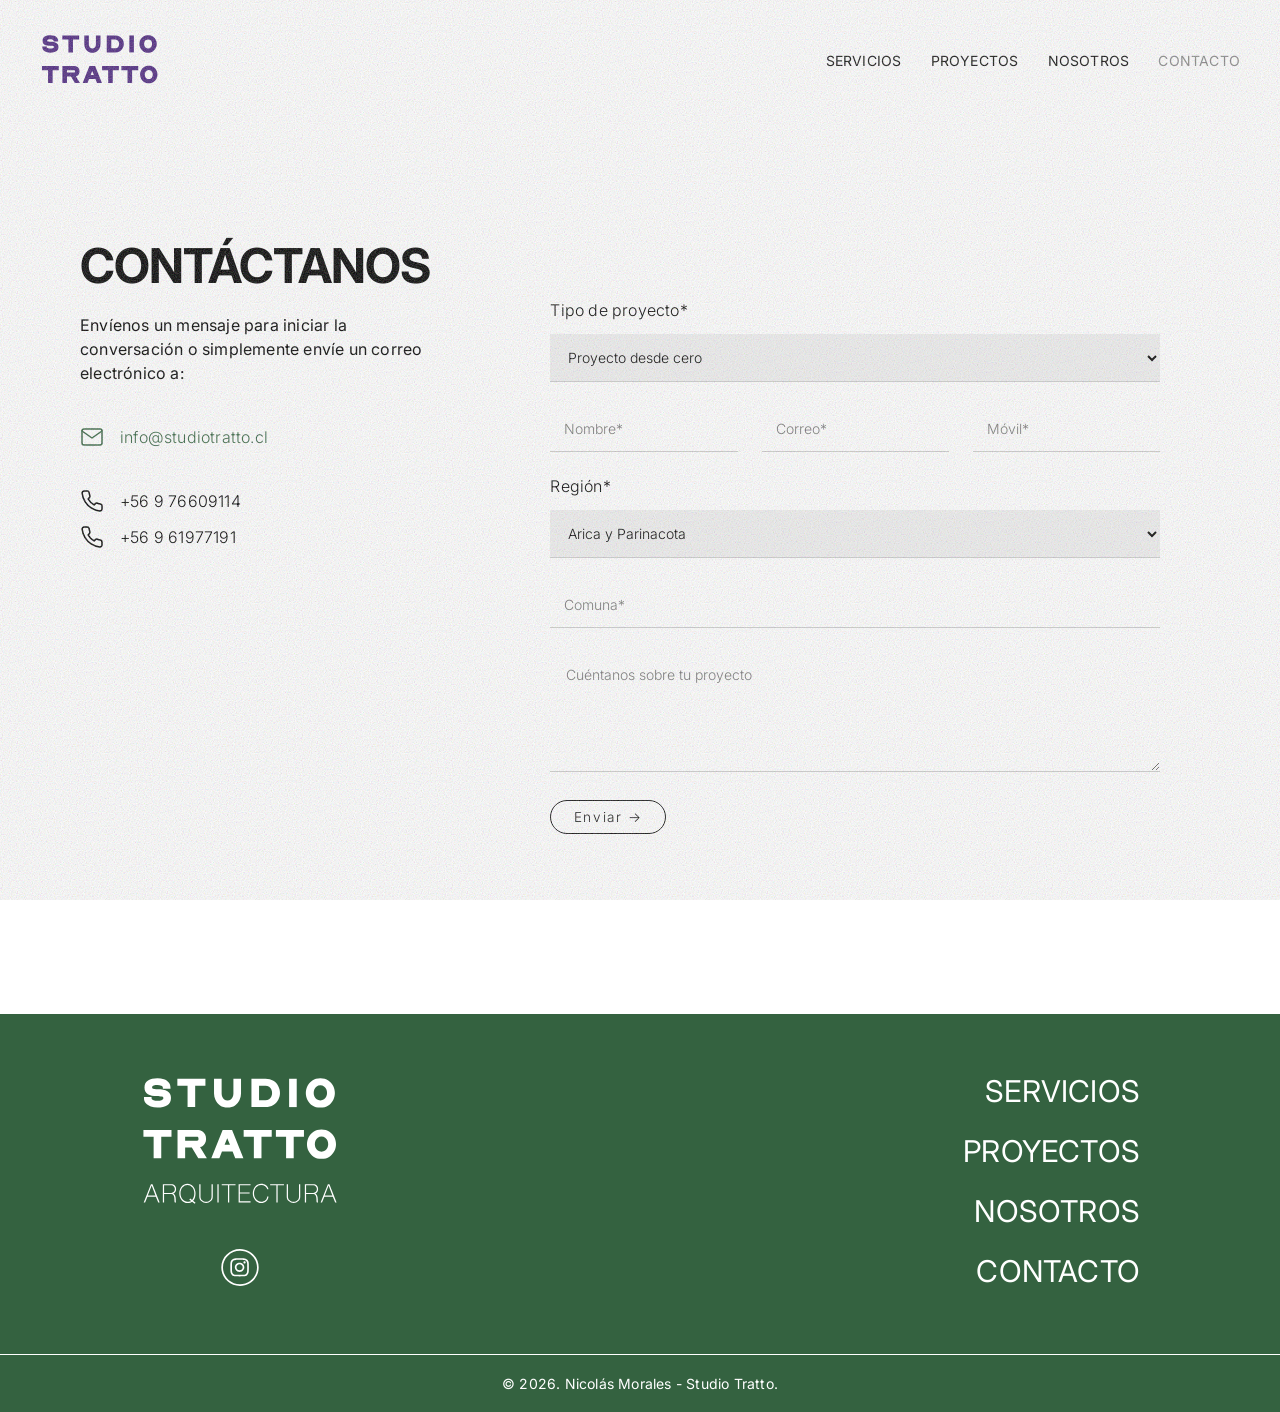
<file: contacto.html>
<!DOCTYPE html>
<html lang="es">

<head>
  <meta charset="UTF-8">
  <title>Studio Tratto — Arquitectura y Construcción</title>
  <meta name="viewport" content="width=device-width, initial-scale=1.0">
  <link rel="shortcut icon" href="images/favicon.png" type="image/x-icon" />
  <meta name="description" content="Contacta a Studio Tratto para cotizar tu proyecto de arquitectura y construcción.">
  <link rel="stylesheet" href="style.css">
  <link href="https://fonts.googleapis.com/css2?family=Inter:wght@300;400;500;600;700&display=swap" rel="stylesheet">
</head>

<body class="page-proyectos">


  <!-- HEADER -->
  <header class="header">
    <div class="header-inner">

      <a href="#" class="logo-link js-go-home" aria-label="Ir al inicio">
        <img src="images/logo-tratto-blanco.svg" alt="Studio Tratto" class="logo logo-white">
        <img src="images/logo-tratto-negro.svg" alt="Studio Tratto" class="logo logo-black">
      </a>

      <!-- BOTÓN HAMBURGUESA -->
      <button class="menu-toggle" aria-label="Abrir menú">
        <span></span>
        <span></span>
        <span></span>
      </button>

      <!-- NAV -->
      <nav class="nav">
        <a href="index.html#servicios">Servicios</a>
        <a href="proyectos.html">Proyectos</a>
        <a href="nosotros.html">Nosotros</a>
        <a href="#contacto">Contacto</a>
      </nav>

    </div>
  </header>

  <!-- CONTACTO -->
  <section id="contacto" class="contact-section-landing">

    <div class="contact-container">

      <!-- COLUMNA IZQUIERDA: INFORMACIÓN -->
      <div class="contact-info-col">
        <h1 class="contact-main-title">CONTÁCTANOS</h1>

        <p class="contact-description">
          Envíenos un mensaje para iniciar la conversación o simplemente envíe un correo electrónico a:
        </p>

        <div class="contact-details">
          <div class="contact-item">
            <svg class="contact-icon" xmlns="http://www.w3.org/2000/svg" viewBox="0 0 24 24" fill="none"
              stroke="currentColor" stroke-width="1.5" stroke-linecap="round" stroke-linejoin="round">
              <path d="M4 4h16c1.1 0 2 .9 2 2v12c0 1.1-.9 2-2 2H4c-1.1 0-2-.9-2-2V6c0-1.1.9-2 2-2z"></path>
              <polyline points="22,6 12,13 2,6"></polyline>
            </svg>
            <a href="mailto:info@studiotratto.cl" class="contact-email-link">info@studiotratto.cl</a>
          </div>

          <div class="contact-phones">
            <div class="contact-item">
              <svg class="contact-icon" xmlns="http://www.w3.org/2000/svg" viewBox="0 0 24 24" fill="none"
                stroke="currentColor" stroke-width="1.5" stroke-linecap="round" stroke-linejoin="round">
                <path
                  d="M22 16.92v3a2 2 0 0 1-2.18 2 19.79 19.79 0 0 1-8.63-3.07 19.5 19.5 0 0 1-6-6 19.79 19.79 0 0 1-3.07-8.67A2 2 0 0 1 4.11 2h3a2 2 0 0 1 2 1.72 12.84 12.84 0 0 0 .7 2.81 2 2 0 0 1-.45 2.11L8.09 9.91a16 16 0 0 0 6 6l1.27-1.27a2 2 0 0 1 2.11-.45 12.84 12.84 0 0 0 2.81.7A2 2 0 0 1 22 16.92z">
                </path>
              </svg>
              <a href="tel:+56976609114" class="contact-phone-link">+56 9 76609114</a>
            </div>
            <div class="contact-item">
              <svg class="contact-icon" xmlns="http://www.w3.org/2000/svg" viewBox="0 0 24 24" fill="none"
                stroke="currentColor" stroke-width="1.5" stroke-linecap="round" stroke-linejoin="round">
                <path
                  d="M22 16.92v3a2 2 0 0 1-2.18 2 19.79 19.79 0 0 1-8.63-3.07 19.5 19.5 0 0 1-6-6 19.79 19.79 0 0 1-3.07-8.67A2 2 0 0 1 4.11 2h3a2 2 0 0 1 2 1.72 12.84 12.84 0 0 0 .7 2.81 2 2 0 0 1-.45 2.11L8.09 9.91a16 16 0 0 0 6 6l1.27-1.27a2 2 0 0 1 2.11-.45 12.84 12.84 0 0 0 2.81.7A2 2 0 0 1 22 16.92z">
                </path>
              </svg>
              <a href="tel:+56961977191" class="contact-phone-link">+56 9 61977191</a>
            </div>
          </div>
        </div>
      </div>

      <!-- COLUMNA DERECHA: FORMULARIO -->
      <div class="contact-form-col">

        <div class="contact-form-wrapper open" id="contactForm"> <!-- 'open' para que se vea siempre -->

          <form class="contact-form" action="https://formsubmit.co/info@studiotratto.cl" method="POST">
            <input type="hidden" name="_subject" value="Nuevo contacto desde la web">
            <input type="hidden" name="_template" value="box">

            <div class="form-row">
              <h4>Tipo de proyecto*</h4>
              <select name="tipo_proyecto" required>
                <option>Proyecto desde cero</option>
                <option>Remodelación</option>
                <option>Regularización</option>
                <option>Asesoría técnica</option>
              </select>
            </div>

            <div class="form-grid">
              <input type="text" name="nombre" placeholder="Nombre*" required>
              <input type="email" name="correo" placeholder="Correo*" required>
              <input type="tel" name="movil" placeholder="Móvil*" required>
            </div>

            <div class="form-row">
              <h4>Región*</h4>
              <select name="region" required>
                <option>Arica y Parinacota</option>
                <option>Tarapacá</option>
                <option>Antofagasta</option>
                <option>Atacama</option>
                <option>Coquimbo</option>
                <option>Valparaíso</option>
                <option>Metropolitana</option>
                <option>Libertador General Bernardo O'Higgins</option>
                <option>Maule</option>
                <option>Ñuble</option>
                <option>Biobío</option>
                <option>Los Ríos</option>
                <option>Los Lagos</option>
                <option>Aysén del General Carlos Ibañez del Campo</option>
                <option>Magallanes y Antártica Chilena</option>
              </select>
            </div>

            <div class="form-row">
              <input type="text" name="comuna" placeholder="Comuna*" required>
            </div>

            <div class="form-row">
              <textarea name="mensaje" placeholder="Cuéntanos sobre tu proyecto"></textarea>
            </div>

            <button type="submit">Enviar →</button>

          </form>

        </div>
      </div>

    </div>

  </section>




  <footer class="footer">
    <div class="footer-content">
      <div class="footer-left">
        <img src="images/logo-tratto-footer.svg" class="logofooter">
        <div class="footer-social">
          <a href="https://www.instagram.com/studiotratto_cl/" target="_blank"><img src="images/rrss-08.svg"
              alt="Instagram"></a>
        </div>
      </div>
      <div class="footer-right">
        <ul class="footer-links">
          <li><a href="index.html#servicios">SERVICIOS</a></li>
          <li><a href="proyectos.html">PROYECTOS</a></li>
          <li><a href="nosotros.html">NOSOTROS</a></li>
          <li><a href="contacto.html">CONTACTO</a></li>
        </ul>
      </div>
    </div>
    <div class="footer-credits">
      <p>© 2026. Nicolás Morales - Studio Tratto.</p>
    </div>
  </footer>

  <script src="script.js"></script>
</body>

</html>
</file>
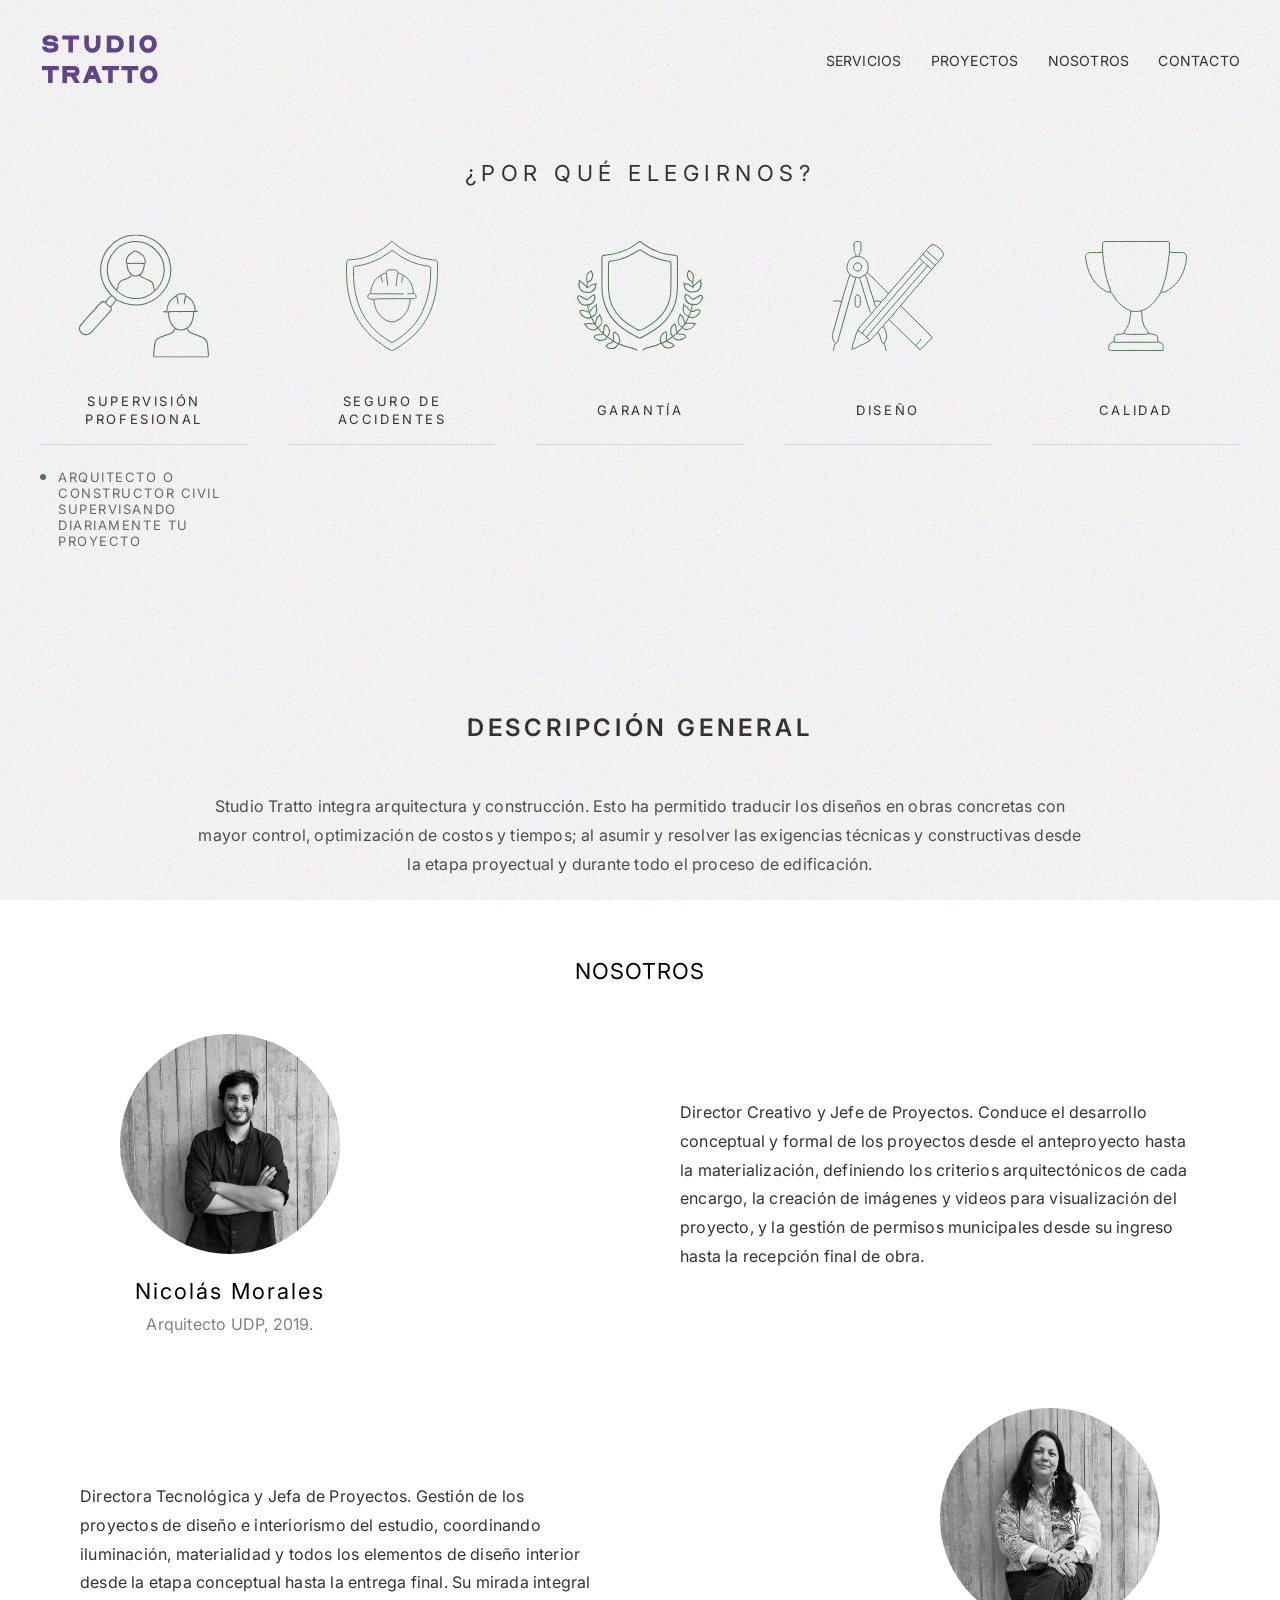
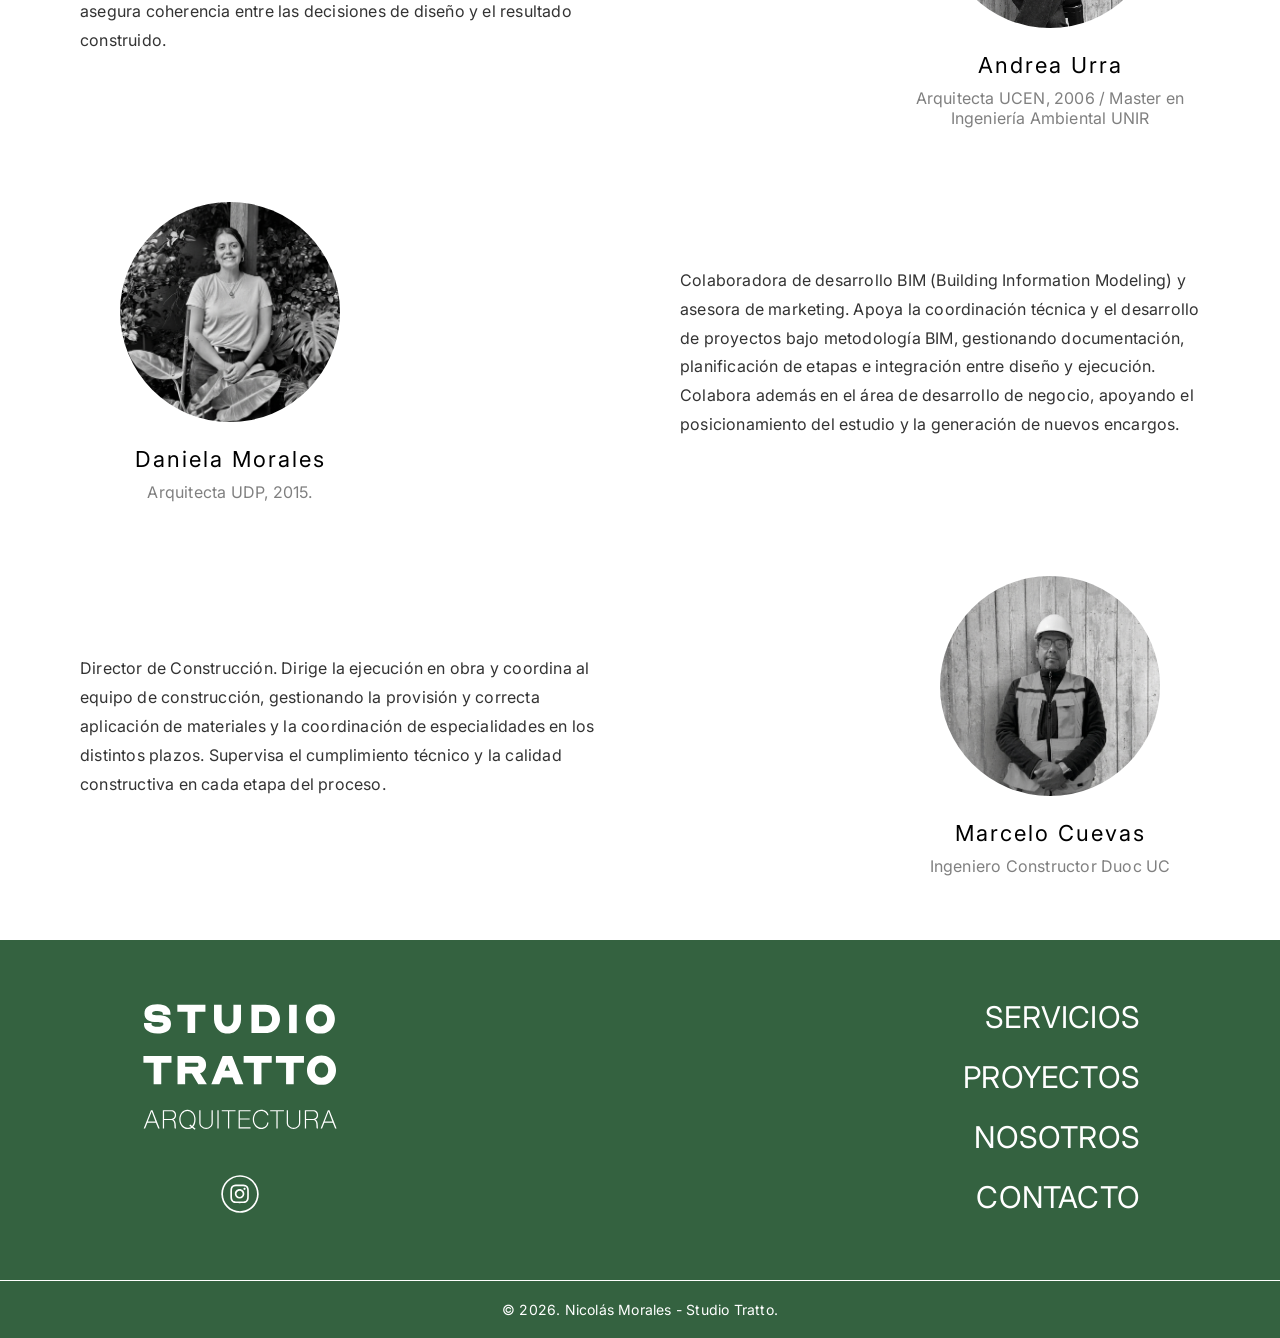
<file: nosotros.html>
<!DOCTYPE html>
<html lang="es">

<head>
    <meta charset="UTF-8">
    <title>Nosotros — Studio Tratto</title>
    <meta name="viewport" content="width=device-width, initial-scale=1.0">
    <link rel="shortcut icon" href="images/favicon.png" type="image/x-icon" />
    <meta name="description"
        content="Conoce a Studio Tratto, nuestra supervisión profesional, garantías y diseño personalizado.">
    <link rel="stylesheet" href="style.css">
    <link href="https://fonts.googleapis.com/css2?family=Inter:wght@300;400;500;600;700&display=swap" rel="stylesheet">
</head>

<body class="page-proyectos">

    <!-- HEADER -->
    <header class="header">
        <div class="header-inner">

            <a href="index.html" class="logo-link" aria-label="Ir al inicio">
                <img src="images/logo-tratto-blanco.svg" alt="Estudio Tratto" class="logo logo-white">
                <img src="images/logo-tratto-negro.svg" alt="Estudio Tratto" class="logo logo-black">
            </a>

            <!-- BOTÓN HAMBURGUESA -->
            <button class="menu-toggle" aria-label="Abrir menú">
                <span></span>
                <span></span>
                <span></span>
            </button>

            <!-- NAV -->
            <nav class="nav">
                <a href="index.html#servicios">Servicios</a>
                <a href="proyectos.html">Proyectos</a>
                <a href="nosotros.html">Nosotros</a>
                <a href="contacto.html">Contacto</a>
            </nav>

        </div>
    </header>

    <main style="margin-top: 140px;"> <!-- Espacio para el header fijo -->

        <!-- BENEFICIOS (MOVILIZADO DESDE INDEX) -->

        <section id="beneficios" class="beneficios-section">
            <div class="beneficios-title-wrapper">
                <h2 class="beneficios-section-title">
                    ¿POR QUÉ ELEGIRNOS?
                </h2>
            </div>
        </section>

        <section class="beneficios-accordion">

            <!-- SUPERVISIÓN -->
            <div class="beneficios-item active">
                <div class="beneficios-header">
                    <div class="beneficios-icono">
                        <img src="images/logos/logo-supervision.svg" alt="Supervisión profesional">
                    </div>
                    <button class="beneficios-title">
                        SUPERVISIÓN<br>PROFESIONAL
                    </button>
                </div>
                <div class="beneficios-content">
                    <ul>
                        <li>Arquitecto o Constructor Civil supervisando diariamente tu proyecto</li>
                    </ul>
                </div>
            </div>

            <!-- SEGURO -->
            <div class="beneficios-item">
                <div class="beneficios-header">
                    <div class="beneficios-icono">
                        <img src="images/logos/logo-seguro.svg" alt="Seguro de accidentes">
                    </div>
                    <button class="beneficios-title">
                        SEGURO DE<br>ACCIDENTES
                    </button>
                </div>
                <div class="beneficios-content">
                    <ul>
                        <li>El cliente evita ser responsable ante algún siniestro</li>
                        <li>Trabajadores con seguros de accidentes graves</li>
                    </ul>
                </div>
            </div>

            <!-- GARANTÍA -->
            <div class="beneficios-item">
                <div class="beneficios-header">
                    <div class="beneficios-icono">
                        <img src="images/logos/logo-garantia.svg" alt="Garantía">
                    </div>
                    <button class="beneficios-title">
                        GARANTÍA
                    </button>
                </div>
                <div class="beneficios-content">
                    <ul>
                        <li>1 año de garantía</li>
                        <li>Contrato de obra en cada proyecto</li>
                    </ul>
                </div>
            </div>

            <!-- DISEÑO -->
            <div class="beneficios-item">
                <div class="beneficios-header">
                    <div class="beneficios-icono">
                        <img src="images/logos/logo-diseno.svg" alt="Diseño">
                    </div>
                    <button class="beneficios-title">
                        DISEÑO
                    </button>
                </div>
                <div class="beneficios-content">
                    <ul>
                        <li>Maqueta virtual para visualizar tu proyecto</li>
                        <li>Diseño personalizado</li>
                        <li>Imágenes en cada etapa del proyecto</li>
                    </ul>
                </div>
            </div>

            <!-- CALIDAD -->
            <div class="beneficios-item">
                <div class="beneficios-header">
                    <div class="beneficios-icono">
                        <img src="images/logos/logo-calidad.svg" alt="Calidad">
                    </div>
                    <button class="beneficios-title">
                        CALIDAD
                    </button>
                </div>
                <div class="beneficios-content">
                    <ul>
                        <li>Trabajamos con los mejores proveedores del mercado</li>
                        <li>Especificaciones técnicas completas del proyecto</li>
                        <li>Manuales de construcción internos</li>
                    </ul>
                </div>
            </div>

        </section>

        <!-- DESCRIPCIÓN GENERAL -->
        <section class="description-section">
            <h2 class="description-title">DESCRIPCIÓN GENERAL</h2>
            <div class="description-inner">
                <p class="description-text">
                    Studio Tratto integra arquitectura y construcción. Esto ha permitido traducir los diseños en obras
                    concretas con mayor control, optimización de costos y tiempos; al asumir y resolver las exigencias
                    técnicas y constructivas desde la etapa proyectual y durante todo el proceso de edificación.
                </p>
            </div>
        </section>



        <!-- EQUIPO -->

        <!-- TÍTULO NOSOTROS -->
        <div class="nosotros-title-wrapper">
            <h2 class="nosotros-section-title">NOSOTROS</h2>
        </div>

        <section id="equipo" class="equipo">
            <div class="equipo__contenido reverse">
                <p class="equipo__descripcion">
                    Director Creativo y Jefe de Proyectos. Conduce el desarrollo conceptual y formal de los proyectos
                    desde el anteproyecto hasta la materialización, definiendo los criterios arquitectónicos de cada
                    encargo, la creación de imágenes y videos para visualización del proyecto, y la gestión de permisos
                    municipales desde su ingreso hasta la recepción final de obra.
                </p>

                <div class="equipo__persona">
                    <img src="images/nosotros/arquitecto-1.jpg" alt="Nicolás Morales">
                    <h2>Nicolás Morales</h2>
                    <span>Arquitecto UDP, 2019.</span>
                </div>
            </div>
        </section>

        <section id="equipo-2" class="equipo">
            <div class="equipo__contenido">
                <p class="equipo__descripcion">
                    Directora Tecnológica y Jefa de Proyectos. Gestión de los proyectos de diseño e interiorismo del
                    estudio, coordinando iluminación, materialidad y todos los elementos de diseño interior desde la
                    etapa conceptual hasta la entrega final. Su mirada integral asegura coherencia entre las decisiones
                    de diseño y el resultado construido.
                </p>

                <div class="equipo__persona">
                    <img src="images/nosotros/arquitecto-2.jpg" alt="Nicolás Morales">
                    <h2>Andrea Urra</h2>
                    <span>Arquitecta UCEN, 2006 / Master en Ingeniería Ambiental UNIR</span>
                </div>
            </div>
        </section>

        <section id="equipo-3" class="equipo">
            <div class="equipo__contenido reverse">
                <p class="equipo__descripcion">
                    Colaboradora de desarrollo BIM (Building Information Modeling) y asesora de marketing. Apoya la
                    coordinación técnica y el desarrollo de proyectos bajo metodología BIM, gestionando documentación,
                    planificación de etapas e integración entre diseño y ejecución. Colabora además en el área de
                    desarrollo de negocio, apoyando el posicionamiento del estudio y la generación de nuevos encargos.
                </p>

                <div class="equipo__persona">
                    <img src="images/nosotros/arquitecto-3.jpg" alt="Nicolás Morales">
                    <h2>Daniela Morales</h2>
                    <span>Arquitecta UDP, 2015.</span>
                </div>
            </div>
        </section>

        <section id="equipo-4" class="equipo">
            <div class="equipo__contenido">
                <p class="equipo__descripcion">
                    Director de Construcción. Dirige la ejecución en obra y coordina al equipo de construcción,
                    gestionando la provisión y correcta aplicación de materiales y la coordinación de especialidades
                    en los distintos plazos. Supervisa el cumplimiento técnico y la calidad constructiva en cada etapa
                    del proceso.
                </p>

                <div class="equipo__persona">
                    <img src="images/nosotros/constructor-1.jpg" alt="Nicolás Morales">
                    <h2>Marcelo Cuevas</h2>
                    <span>Ingeniero Constructor Duoc UC</span>
                </div>
            </div>
        </section>

    </main>

    <footer class="footer">
        <div class="footer-content">
            <div class="footer-left">
                <img src="images/logo-tratto-footer.svg" class="logofooter">
                <div class="footer-social">
                    <a href="https://www.instagram.com/studiotratto_cl/" target="_blank"><img src="images/rrss-08.svg"
                            alt="Instagram"></a>
                </div>
            </div>
            <div class="footer-right">
                <ul class="footer-links">
                    <li><a href="index.html#servicios">SERVICIOS</a></li>
                    <li><a href="proyectos.html">PROYECTOS</a></li>
                    <li><a href="nosotros.html">NOSOTROS</a></li>
                    <li><a href="contacto.html">CONTACTO</a></li>
                </ul>
            </div>
        </div>
        <div class="footer-credits">
            <p>© 2026. Nicolás Morales - Studio Tratto.</p>
        </div>
    </footer>

    <script src="script.js"></script>
</body>

</html>
</file>
<file: style.css>
body.skip-intro .intro-screen {
  display: none !important;
}

/* =====================================================
   VARIABLES GLOBALES 
   Colores base del sitio
===================================================== */

:root {
  --verde: #2f4a0b;
  --gris: #777;
  --negro: #111;
  /* Galería editorial */
  --gallery-gap: 10px;
}

/* =====================================================
   RESET / NORMALIZACIÓN
   Limpia márgenes y controla box model
===================================================== */

* {
  margin: 0;
  padding: 0;
  box-sizing: border-box;
}


/* =====================================================
   HEADER SOBRE INTRO (SIN SCROLL)
   Texto blanco sobre imágenes
===================================================== */

body.intro-active nav a {
  color: #fff;
}

/* =====================================================
  02- COMINEZO PANTALLA CON SCROLL
===================================================== */
/* =====================================================
   BODY / TIPOGRAFÍA BASE
===================================================== */

body {
  font-family: 'Inter', Arial, sans-serif;
  letter-spacing: 0.2px;
}

/* =====================================================
   GLOBAL NOISE OVERLAY
===================================================== */
body::before {
  content: "";
  position: fixed;
  top: 0;
  left: 0;
  width: 100vw;
  height: 100vh;
  pointer-events: none;
  z-index: 9999;
  /* Configuración base (Desktop) */
  opacity: 0.4;
  background-image: url("data:image/svg+xml,%3Csvg viewBox='0 0 200 200' xmlns='http://www.w3.org/2000/svg'%3E%3Cfilter id='noiseFilter'%3E%3CfeTurbulence type='fractalNoise' baseFrequency='0.65' numOctaves='3' stitchTiles='stitch'/%3E%3C/filter%3E%3Crect width='100%25' height='100%25' filter='url(%23noiseFilter)'/%3E%3C/svg%3E");
  background-position: 0 0;
  background-size: 150px 150px;
  background-repeat: repeat;
}

/* Configuración específica (Mobile) */
@media (max-width: 768px) {
  body::before {
    opacity: 0.2;
    background-image: url("data:image/svg+xml,%3Csvg viewBox='0 0 200 200' xmlns='http://www.w3.org/2000/svg'%3E%3Cfilter id='noiseFilter'%3E%3CfeTurbulence type='fractalNoise' baseFrequency='0.65' numOctaves='3' stitchTiles='stitch'/%3E%3C/filter%3E%3Crect width='100%25' height='100%25' filter='url(%23noiseFilter)'/%3E%3C/svg%3E");
    background-position: 0 0;
    background-size: 120px 120px;
    background-repeat: repeat;
  }
}

/* =====================================================
   HEADER — ESTADO INTRO (TRANSPARENTE)
===================================================== */

.intro-active .header {
  background: transparent;
  border-bottom: none;
}

/* Ajuste visual logo SOLO en el hero */
.intro-active .logo {
  transform: translateY(4px);
}

/* =====================================================
   HEADER FIJO /  LOGO CON LA NAVEGACIÓN
===================================================== */

.header {
  position: fixed;
  top: 0;
  width: 100%;
  background: transparent;
  border-bottom: none;
  z-index: 100;
  transition: background 0.4s ease, box-shadow 0.4s ease;
}

body.scrolled .header {
  background: rgba(255, 255, 255, 0.96);
  box-shadow: 0 2px 10px rgba(0, 0, 0, 0.06);
}

.header-inner {
  width: 100%;
  margin: 0 auto;
  height: 120px;
  /* 🔑 altura fija */
  padding: 20px 40px;
  /* 🔑 solo horizontal */
  display: flex;
  justify-content: space-between;
  align-items: center;
  /* 🔑 centro vertical real */
  box-sizing: border-box;
  position: relative;
}

.logo-link {
  display: flex;
  align-items: center;
}

/* LOGO */
.logo {
  display: block;
  width: 120px;
  /* tamaño base */
  height: auto;
  flex-shrink: 0;
  /* 🔑 nunca desaparece */
}

.logo:hover {
  transform: scale(1.05);
}

nav a.active {
  opacity: 0.5;
}

.intro-active .header {
  background: transparent !important;
  box-shadow: none;
}

nav a {
  /* TEXTOS MENU */
  margin-left: 25px;
  font-size: 14px;
  text-decoration: none;
  text-transform: uppercase;
  /* MAYÚSCULAS */
  font-weight: 400;
  /* 400 = regular | 500 o 600 = bold */
  color: #111;
  transition: opacity 0.3s ease, color 0.3s ease;
}

.intro-active nav a {
  color: #fff;
}

nav a:hover {
  /* EFECTO DE OPACIDAD AL PONER EL MOUSE SOBRE LOS TEXTOS DEL MENU */
  opacity: 0.7;
}

/* Header transparente */
.nav a {
  color: #fff;
}

/* Header con scroll */
body.scrolled .nav a {
  color: #111;
}

/* =====================================
   HEADER FIJO – PROYECTOS
===================================== */

body.page-proyectos .header {
  background: rgba(255, 255, 255, 0.96);
  box-shadow: 0 2px 10px rgba(0, 0, 0, 0);
}

/* Texto del menú siempre negro */
body.page-proyectos .nav a {
  color: #111;
}

/* Forzamos logo negro visible */
body.page-proyectos .logo-white {
  display: none !important;
}

body.page-proyectos .logo-black {
  display: block !important;
  opacity: 1 !important;
  visibility: visible !important;
}

/* ============================
   LOGOS – ESTADO BASE
============================ */

.logo-white {
  display: block;
}

.logo-black {
  display: none;
}

/* ============================
   LOGOS – SCROLL
============================ */

body.scrolled .logo-white {
  display: none;
}

body.scrolled .logo-black {
  display: block;
}

/* =====================================
   MENÚ MÓVIL ABIERTO (CORRECTO GLOBAL)
===================================== */

@media (max-width: 768px) {

  body.menu-open .nav {
    background: #346240;
  }

  body.menu-open .nav a {
    color: #fff !important;
  }

  /* logos correctos sobre fondo verde */
  body.menu-open .logo-white {
    display: block;
  }

  body.menu-open .logo-black {
    display: none;
  }

  .nav {
    z-index: 1000;
  }
}

/* =====================================
   LOGO SIEMPRE VISIBLE SOBRE MENÚ MÓVIL
===================================== */

@media (max-width: 768px) {

  .logo-link {
    position: relative;
    z-index: 1002;
  }

  .menu-toggle {
    position: relative;
    z-index: 1003;
  }

}

/* RESPONSIVE */
@media (max-width: 1100px) {
  .logo {
    width: 140px;
  }
}

@media (max-width: 768px) {
  .logo {
    width: 110px;
  }
}

/* =====================================
   NAV MÓVIL – CENTRADO VERTICAL
===================================== */

@media (max-width: 768px) {

  body.menu-open .nav {
    position: fixed;
    inset: 0;
    /* top right bottom left = 0 */
    display: flex;
    flex-direction: column;
    /* 🔑 uno debajo del otro */
    justify-content: center;
    /* 🔑 centro vertical */
    align-items: center;
    /* 🔑 centro horizontal */
    gap: 32px;

    background: #346240;
    z-index: 1000;
  }

  body.menu-open .nav a {
    font-size: 20px;
    color: #fff !important;
    margin: 0;
  }
}

/* =====================================
   HAMBURGUESA → X (MENÚ ABIERTO)
===================================== */

.menu-toggle {
  display: none;
  flex-direction: column;
  justify-content: center;
  gap: 6px;
  background: none;
  border: none;
  cursor: pointer;
}

.menu-toggle span {
  width: 26px;
  height: 2px;
  background: #fff;
  transition: transform 0.35s ease, opacity 0.25s ease;
}

/* estado X */
body.menu-open .menu-toggle span:nth-child(1) {
  transform: rotate(45deg) translate(5px, 5px);
}

body.menu-open .menu-toggle span:nth-child(2) {
  opacity: 0;
}

body.menu-open .menu-toggle span:nth-child(3) {
  transform: rotate(-45deg) translate(6px, -6px);
}

/* visible solo en móvil */
@media (max-width: 768px) {
  .menu-toggle {
    display: flex;
    position: relative;
    z-index: 1003;
    /* 🔑 sobre menú verde */
  }
}

/* =====================================
   BOTÓN X – POSICIÓN FINAL (MENÚ ABIERTO)
===================================== */

@media (max-width: 768px) {

  body.menu-open .menu-toggle {
    position: absolute;
    top: 50%;
    right: 40px;
    transform: translateY(-50%);
    z-index: 1004;
  }

  body.menu-open .menu-toggle span {
    background: #fff;
  }
}

@media (max-width: 768px) {

  .nav {
    position: fixed;
    inset: 0;

    display: flex;
    flex-direction: column;
    justify-content: center;
    align-items: center;
    gap: 32px;

    background: #346240;

    opacity: 0;
    transform: translateY(12px);
    transition:
      opacity 0.45s ease,
      transform 0.45s ease;

    pointer-events: none;
    z-index: 1000;
  }

  body.menu-open .nav {
    opacity: 1;
    transform: translateY(0);
    pointer-events: auto;
  }

  body.menu-open .nav a {
    font-size: 20px;
    color: #fff !important;
    margin: 0;
  }
}

/* =====================================================
   PÁGINA DE PROYECTO (DETALLE)
===================================================== */
.landing-proyectos {
  max-width: 1200px;
  margin: 140px auto 100px auto;
  /* 🔑 CENTRADO REAL */
  padding: 0 40px;
}

.project-header h1 {
  font-size: 32px;
  font-weight: 400;
  margin-bottom: 6px;
}

/* Ficha técnica */
.project-info {
  display: grid;
  grid-template-columns: repeat(3, 1fr);
  gap: 40px;

  margin-top: 40px;
  /* 🔴 aquí va el aire */
  margin-bottom: 40px;
}

.info-block strong {
  display: block;
  font-size: 12px;
  letter-spacing: 1px;
  color: #777;
}

.info-block span {
  font-size: 14px;
}

/* Memoria */
.project-text {
  max-width: 700px;
  line-height: 1.8;
  margin-bottom: 40px;
}

/* Galería */
.project-gallery img {
  width: 100%;
  margin-bottom: 20px;
}

@media (max-width: 768px) {
  .landing-proyectos {
    margin: 120px auto 80px auto;
    padding: 0 20px;
  }
}

/* =====================================================
   TÍTULOS GENERALES
===================================================== */

h1,
h2 {
  letter-spacing: 1px;
}

h2 {
  font-size: 22px;
  font-weight: 400;
  margin-bottom: 40px;
  text-align: center;
  font-family: 'Inter', Arial, sans-serif;
}

/* =====================================================
   CONTENEDORES Y SECCIONES (MARGENES PAGINA)
===================================================== */

.container {
  max-width: 1200px;
  margin: 0 auto;
  padding: 0 0px;
}

.section {
  padding: 0px 80px 8%;
}

@media (max-width: 768px) {
  .section {
    padding: 0px 20px 8%;
  }

}

/* =====================================================
   OFFSET PARA ANCLAS (HEADER FIJO)
   Evita que el menú tape el contenido al hacer click
===================================================== */

section {
  scroll-margin-top: 200px;
}

/* =====================================================
   BLOQUES DE TEXTO
===================================================== */

.narrow {
  max-width: 700px;
  margin: auto;
}

.intro {
  font-size: 20px;
  line-height: 1.8;
}

/* =====================================
   SERVICES – TÍTULO SECCIÓN
===================================== */

.servicios-title-wrapper {
  max-width: 1200px;
  margin: 160px auto 40px auto;
  padding: 0 40px;
}

.servicios-section-title {
  font-size: 22px;
  font-weight: 400;
  letter-spacing: 0.25em;
  text-transform: uppercase;
  color: #111;
  text-align: center;
}

/* =====================================
   SERVICES – ACORDEÓN
===================================== */

.services-accordion {
  max-width: 1600px;
  margin: 20px auto 120px auto;
  padding: 0 40px;
  display: grid;
  grid-template-columns: repeat(5, 1fr);
  column-gap: 40px;
}

/* ITEM */
.service-item {
  position: relative;
}

/* TÍTULO */
.service-title {
  background: none;
  border: none;
  width: 100%;
  text-align: center;
  font-family: 'Inter', Arial, sans-serif;
  font-size: 13px;
  font-weight: 400;
  letter-spacing: 0.2em;
  text-transform: uppercase;
  cursor: pointer;
  padding-bottom: 12px;
  border-bottom: 1px solid #ddd;
  color: #111;
  transition: color 0.3s ease, border-color 0.3s ease;
}

/* Efecto hover en título */
.service-title:hover {
  color: #4F6B54;
  border-bottom-color: #4F6B54;
}

/* Título activo */
.service-item.active .service-title {
  color: #4F6B54;
  border-bottom-color: #4F6B54;
  font-weight: 500;
}

/* CONTENIDO */
.service-content {
  max-height: 0;
  overflow: hidden;
  opacity: 0;
  transition: max-height 0.4s ease, opacity 0.3s ease;
}

.service-content ul {
  margin-top: 24px;
  padding-left: 0;
  list-style: none;
}

.service-content li {
  font-size: 13px;
  letter-spacing: 0.12em;
  text-transform: uppercase;
  color: #555;
  margin-bottom: 14px;
  transform: translateY(-10px);
  opacity: 0;
  transition: transform 0.4s ease, opacity 0.4s ease;

  /* Viñeta personalizada */
  position: relative;
  padding-left: 18px;
}

.service-content li::before {
  content: "";
  position: absolute;
  left: 0;
  top: 5px;
  width: 6px;
  height: 6px;
  background-color: #346240;
  border-radius: 50%;
}

/* ACTIVO */
.service-item.active .service-content {
  max-height: 300px;
  opacity: 1;
}

/* Animar items de lista cuando se abre */
.service-item.active .service-content li {
  transform: translateY(0);
  opacity: 1;
}

/* Delay progresivo para cada item */
.service-item.active .service-content li:nth-child(1) {
  transition-delay: 0.1s;
}

.service-item.active .service-content li:nth-child(2) {
  transition-delay: 0.15s;
}

.service-item.active .service-content li:nth-child(3) {
  transition-delay: 0.2s;
}

.service-item.active .service-content li:nth-child(4) {
  transition-delay: 0.25s;
}

/* =====================================
  RESPONSIVE
===================================== */

/* MOBILE VERTICAL */
@media (max-width: 900px) and (orientation: portrait) {

  .services-accordion {
    grid-template-columns: 1fr;
    margin: 40px 16px 80px 16px;
    padding: 0;
    row-gap: 32px;
  }

  .service-item {
    width: 100%;
    text-align: center;
  }

  .service-title {
    text-align: center;
    justify-content: center;
    align-items: center;
    display: flex;
    width: 100%;
    padding: 0 0 12px 0;
    /* Reset de padding lateral para centrado perfecto */
  }

  /* Ajuste para que la viñeta quede pegada al texto en móvil */
  .service-content li {
    display: block;
    width: fit-content;
    margin-left: auto;
    margin-right: auto;
    text-align: left;
  }

  .service-title {
    font-size: 13px;
  }

  .service-content ul {
    margin-top: 16px;
  }
}

/* MOBILE / TABLET HORIZONTAL */
@media (max-width: 1100px) and (orientation: landscape) {

  .services-accordion {
    grid-template-columns: repeat(2, 1fr);
    margin: 40px 20px;
    column-gap: 32px;
  }

}


/* =====================================================
   PROYECTOS – OVERLAY CENTRADO (RESPONSIVE)
===================================================== */


.project {
  position: relative;
  display: block;
  overflow: hidden;
}

/* Oscurecimiento suave al hover */
.project::after {
  content: "";
  position: absolute;
  inset: 0;
  background: rgba(0, 0, 0, 0.45);
  opacity: 0;
  transition: opacity 0.4s ease;
  z-index: 1;
}

/* Activar overlay */
.project:hover::after {
  opacity: 1;
}


.project img {
  width: 100%;
  aspect-ratio: 3 / 2;
  object-fit: cover;
  display: block;
  z-index: 0;
}

/* Overlay ocupa toda la imagen */
.project-overlay {
  position: absolute;
  inset: 0;
  z-index: 2;

  display: flex;
  align-items: center;
  justify-content: center;

  text-align: center;
  pointer-events: none;
}

/* Texto del proyecto */
.project-overlay span {
  max-width: 80%;
  line-height: 1.3;
  color: white;
  font-size: 14px;
  text-align: center;
  letter-spacing: 0.2em;
  text-transform: uppercase;
  white-space: normal;
  /* permite 2 líneas */
}

/* =====================================================
   PROYECTOS – ANIMACIÓN TEXTO (FADE + SLIDE)
===================================================== */

.project-overlay span {
  opacity: 0;
  transform: translateY(12px);
  transition:
    opacity 0.7s ease,
    transform 0.7s ease;
}

/* Al pasar el mouse */
.project:hover .project-overlay span {
  opacity: 1;
  transform: translateY(6px);
}

/* =====================================================
   PROYECTOS – GRID 3 COLUMNAS
===================================================== */

.projects-grid {
  display: grid;
  grid-template-columns: repeat(3, 1fr);
  gap: 12px;
}

/* Tablet */
@media (max-width: 900px) {
  .projects-grid {
    grid-template-columns: repeat(2, 1fr);
  }
}

/* Mobile */
@media (max-width: 520px) {
  .projects-grid {
    grid-template-columns: repeat(1, 1fr);
  }
}


/* =====================================================
   PROYECTOS – LANDING
===================================================== */


.project-landing {
  position: relative;
  display: block;
  overflow: hidden;
}

/* Oscurecimiento suave al hover */
.project-landing::after {
  content: "";
  position: absolute;
  inset: 0;
  background: rgba(0, 0, 0, 0.45);
  opacity: 0;
  transition: opacity 0.4s ease;
  z-index: 1;
}

/* Activar overlay */
.project-landing:hover::after {
  opacity: 1;
}


.project-landing img {
  width: 100%;
  aspect-ratio: 3 / 2;
  object-fit: cover;
  display: block;
  z-index: 0;
}

/* Overlay ocupa toda la imagen */
.project-overlay-landing {
  position: absolute;
  inset: 0;
  z-index: 2;

  display: flex;
  align-items: center;
  justify-content: center;

  text-align: center;
  pointer-events: none;
}

/* Texto del proyecto */
.project-overlay-landing span {
  max-width: 80%;
  line-height: 1.3;
  color: white;
  font-size: 14px;
  text-align: center;
  letter-spacing: 0.2em;
  text-transform: uppercase;
  white-space: normal;
  /* permite 2 líneas */
}

/* =====================================================
   PROYECTOS – ANIMACIÓN TEXTO (FADE + SLIDE)
===================================================== */

.project-overlay-landing span {
  opacity: 0;
  transform: translateY(12px);
  transition:
    opacity 0.7s ease,
    transform 0.7s ease;
}

/* Al pasar el mouse */
.project-landing:hover .project-overlay-landing span {
  opacity: 1;
  transform: translateY(6px);
}

/* =====================================================
   PROYECTOS – GRID 3 COLUMNAS
===================================================== */

.projects-grid-landing {
  display: grid;
  grid-template-columns: repeat(2, 1fr);
  gap: 12px;
  padding-top: 100px;
}

/* Tablet */
@media (max-width: 900px) {
  .projects-grid-landing {
    grid-template-columns: repeat(2, 1fr);
  }
}

/* Mobile */
@media (max-width: 520px) {
  .projects-grid-landing {
    grid-template-columns: repeat(1, 1fr);
    padding-top: 0;
    /* Eliminado el padding excesivo de 100px */
  }
}

/* =====================================================
   PROYECTOS – FILTRO
===================================================== */

.projects-filters {
  display: flex;
  justify-content: center;
  gap: 12px;
  margin-top: 160px;
  margin-bottom: 10px;
  position: sticky;
  top: var(--header-height);
  background: white;
  padding: 1rem 0;
  z-index: 10;
}


.page-proyectos .projects-filters {
  max-width: 1200px;
  margin-left: auto;
  margin-right: auto;
}

.filter-btn {
  padding: 0.5rem 1.4rem;
  border-radius: 999px;
  border: 1px solid #ffffff;
  background: transparent;
  font-family: inherit;
  font-size: 0.85rem;
  cursor: pointer;
  transition: all 0.2s ease;
}

.filter-btn.active {
  background: #4F6B54;
  color: #fff;
}

@media (max-width: 900px) {
  .projects-filters {
    flex-wrap: wrap;
    gap: 0.6rem;
    margin-top: 100px;
  }

  .filter-btn {
    font-size: 0.8rem;
    padding: 0.45rem 1rem;
  }
}

/* Ajuste específico para Landscape Móvil */
@media (max-width: 900px) and (orientation: landscape) {
  .projects-grid-landing {
    padding-top: 0;
  }

  .projects-filters {
    margin-top: 100px;
    /* Ajuste para landscape */
    margin-bottom: 20px;
  }

  .services-accordion {
    row-gap: 60px;
    /* Más espacio entre filas de servicios */
  }
}

@media (max-width: 520px) {
  .projects-filters {
    display: grid;
    grid-template-columns: repeat(3, auto);
    justify-content: center;
    gap: 0.6rem 0.8rem;

    margin-top: 130px;
    margin-bottom: 1.8rem;
  }

  /* Todos arriba */
  .projects-filters .filter-btn[data-filter="all"] {
    grid-column: 1 / -1;
    justify-self: center;
  }

  .filter-btn {
    font-size: 0.75rem;
    padding: 0.45rem 0.9rem;
    white-space: nowrap;
  }

  .projects-filters::-webkit-scrollbar {
    display: none;
  }
}

/* =====================================================
   PROYECTOS – ANIMACIÓN FILTRO
===================================================== */

.project-landing {
  transition: opacity 0.35s ease, transform 0.35s ease;
  will-change: opacity, transform;
}

.project-landing.is-hidden {
  opacity: 0;
  transform: scale(0.96);
  pointer-events: none;
  position: absolute;
  visibility: hidden;
}

/* =====================================
   BENEFICIOS – ACORDEÓN
===================================== */

.beneficios-accordion {
  max-width: 1600px;
  margin: 20px auto 50px auto;
  padding: 0 40px;
  display: grid;
  grid-template-columns: repeat(5, 1fr);
  column-gap: 40px;
}

.beneficios-header {
  display: flex;
  flex-direction: column;
  /* 🔑 icono arriba / texto abajo */
  align-items: center;
  /* 🔑 centrado horizontal */
  text-align: center;
  cursor: pointer;
}

/* ITEM */
.beneficios-item {
  position: relative;
}

/* ICONO */
.beneficios-icono {
  display: flex;
  align-items: center;
  margin-bottom: 20px;
}

.beneficios-icono img {
  width: 120px;
  /* ajusta a gusto */
  height: auto;
}

/* TÍTULO */
.beneficios-title {
  min-height: 55px;
  /* 🔑 iguala títulos 1 o 2 líneas */
  display: flex;
  align-items: center;
  justify-content: center;
  text-align: center;
  background: none;
  border: none;
  width: 100%;
  font-family: 'Inter', Arial, sans-serif;
  font-size: 13px;
  font-weight: 400;
  letter-spacing: 0.2em;
  text-transform: uppercase;
  cursor: pointer;
  padding-bottom: 12px;
  border-bottom: 1px solid #ddd;
  color: #111;
  line-height: 1.4;
}

/* CONTENIDO */
.beneficios-content {
  max-height: 0;
  overflow: hidden;
  opacity: 0;
  transition: max-height 0.4s ease, opacity 0.3s ease;
}

.beneficios-content ul {
  margin-top: 24px;
  padding-left: 0;
  list-style: none;
}

.beneficios-content li {
  font-size: 13px;
  letter-spacing: 0.12em;
  text-transform: uppercase;
  color: #555;
  margin-bottom: 14px;

  /* Viñeta personalizada */
  position: relative;
  padding-left: 18px;
}

.beneficios-content li::before {
  content: "";
  position: absolute;
  left: 0;
  top: 5px;
  width: 6px;
  height: 6px;
  background-color: #346240;
  border-radius: 50%;
}

/* ACTIVO */
.beneficios-item.active .beneficios-content {
  max-height: 300px;
  opacity: 1;
}

/* ANIMACIÓN ICONO */
.beneficios-icono img {
  transition: transform 0.35s ease, opacity 0.35s ease;
  transform-origin: center;
}

/* hover */
.beneficios-item:hover .beneficios-icono img {
  transform: scale(1.08);
}

/* activo (cuando está desplegado) */
.beneficios-item.active .beneficios-icono img {
  transform: scale(1.12);
}

/* =====================================
   BENEFICIOS – TÍTULO SECCIÓN
===================================== */

.beneficios-title-wrapper {
  max-width: 1200px;
  margin: 160px auto 40px auto;
  padding: 0 40px;
}

/* =====================================
   NOSOTROS – TÍTULO SECCIÓN
===================================== */

.nosotros-title-wrapper {
  max-width: 1200px;
  margin: 60px auto 40px auto;
  padding: 0 40px;
}

.beneficios-section-title {
  font-size: 22px;
  font-weight: 400;
  letter-spacing: 0.25em;
  text-transform: uppercase;
  color: #111;
}

/* =====================================
   RESPONSIVE
===================================== */

@media (max-width: 900px) and (orientation: portrait) {

  .beneficios-accordion {
    grid-template-columns: 1fr;
    margin: 20px 16px 80px 16px;
    padding: 0;
    row-gap: 32px;
  }

  .beneficios-item {
    width: 100%;
  }

  .beneficios-header {
    align-items: center;
  }

  .beneficios-title {
    font-size: 13px;
  }

  .beneficios-content ul {
    margin-top: 16px;
  }

  .beneficios-title-wrapper {
    margin: 120px auto 32px auto;
    padding: 0 16px;
  }

  .beneficios-section-title {
    font-size: 18px;
    letter-spacing: 0.22em;
  }
}

@media (max-width: 1100px) and (orientation: landscape) {

  .beneficios-accordion {
    grid-template-columns: repeat(2, 1fr);
    margin: 40px 20px;
    column-gap: 32px;
  }

}

/* =====================================
   NORMALIZACIÓN DE ICONOS + ALINEACIÓN
===================================== */

.beneficios-header {
  display: flex;
  flex-direction: column;
  align-items: center;
  text-align: center;
}

/* CONTENEDOR DEL ICONO (MARCO COMÚN) */
.beneficios-icono {
  height: 140px;
  /* 🔑 MISMA ALTURA PARA TODOS */
  display: flex;
  align-items: center;
  justify-content: center;
  margin-bottom: 24px;
  /* aire entre icono y título */
}

/* SVG DENTRO DEL MARCO */
.beneficios-icono img {
  height: 110px;
  /* 🔑 tamaño real visible */
  width: auto;
  display: block;
}

/* TÍTULO */
.beneficios-title {
  text-align: center;
  padding-bottom: 14px;
  width: 100%;
}

/* ASEGURA QUE TODAS LAS LÍNEAS COINCIDAN */
.beneficios-item {
  display: flex;
  flex-direction: column;
}

/* =====================================
   GALERIA DE CROQUIS - CARRUSEL EDITORIAL
===================================== */

.carrusel-contenedor {
  width: 100%;
  overflow-y: hidden;
  padding: 100px 0;
}

.carrusel-track {
  display: flex;
  gap: 24px;
  padding-left: 6vw;
  padding-right: 6vw;
  width: max-content;
  /* 👈 CLAVE */
  will-change: transform;
  overflow-x: auto;
  scroll-snap-type: x mandatory;
  scroll-behavior: smooth;
}

/* ocultar scrollbar */
.carrusel-track::-webkit-scrollbar {
  display: none;
}

.carrusel-item {
  flex: 0 0 30vw;
  /* tamaño editorial */
  transition: transform 0.4s ease;
  scroll-snap-align: start;
  width: 100%;
  height: auto;
  object-fit: contain;
  /* 👈 NO recorta */
  display: block;
}

.carrusel-item:hover {
  transform: scale(1.03);
}

.carrusel-item img {
  width: 100%;
  height: 100%;
  object-fit: cover;
  display: block;
}

.carrusel-item.clone {
  pointer-events: none;
}


@media (max-width: 900px) {
  .carrusel-item {
    flex: 0 0 60vw;
  }

  .carrusel-contenedor {
    padding: 60px 0;
  }
}

/* =====================================================
   CONTACTO
===================================================== */

.contact-text {
  margin-bottom: 30px;
}

.contact-info {
  font-size: 14px;
  line-height: 1.8;
}

.contacto {
  min-height: 80vh;
  display: flex;
  align-items: flex-end;
  padding-bottom: 80px;
}

.contacto-inner {
  text-align: center;
  width: 100%;
}

/* =====================================================
   CONTACTO – FORMULARIO DESPLEGABLE
===================================================== */

.contact-section {
  padding: 40px 0px 0px;
}

.contact-section-landing {
  padding: 160px 0px 0px;
}


.contact-intro {
  max-width: 1200px;
  margin: 0 auto;
  padding: 0 40px;
  cursor: pointer;
  text-transform: uppercase;
}

.contact-intro h2 {
  margin-bottom: 10px;
}


@media (max-width: 768px) {
  .contact-section {
    padding: 10px 0px;
  }
}




/* FORMULARIO */
.contact-form {
  max-width: 1200px;
  margin: 60px auto 0;
  padding: 0 40px 100px;
}

.form-row h4 {
  font-size: 16px;
  padding-bottom: 14px;
  font-family: 'Inter', Arial, sans-serif;
  font-weight: 300;
}

.form-row {
  margin-bottom: 24px;
}

.form-grid {
  display: grid;
  grid-template-columns: repeat(3, 1fr);
  gap: 24px;
  margin-bottom: 24px;

}

@media (max-width: 768px) {
  .form-grid {
    display: grid;
    grid-template-columns: repeat(1, 1fr);
    gap: 24px;
    margin-bottom: 24px;

  }
}

.contact-form input,
.contact-form select,
.contact-form textarea {
  width: 100%;
  padding: 14px;
  font-size: 14px;
  border: 1px solid #ccc;
  border-top: 0px white;
  border-right: 0px white;
  border-left: 0px white;

  font-family: 'Inter', Arial, sans-serif;
  font-weight: 300;
  color: black;
}

.contact-form textarea {
  min-height: 120px;
  resize: vertical;
  padding-left: 16px;
  color: black;
}



.contact-form button {
  display: inline-flex;
  padding: 0.5rem 1.4rem;
  /* Match filter-btn */
  border-radius: 999px;
  /* Match filter-btn */
  color: #111;
  background-color: transparent;
  border: 1px solid #111;
  /* Visible border */
  font-size: 0.85rem;
  /* Match filter-btn */
  font-weight: 300;
  letter-spacing: .1rem;
  font-family: 'Inter', Arial, sans-serif;
  text-decoration: none;
  transition: all 0.2s ease;
  /* Match filter-btn */
  cursor: pointer;
  position: relative;
  overflow: hidden;
  z-index: 1;
}

/* hover simple como filter-btn active */
.contact-form button:hover {
  background: #4F6B54;
  color: #fff;
  border-color: #4F6B54;
}

/* AJUSTES VISUALES CONTACTO */

.contact-intro {
  text-align: center;
  display: flex;
  flex-direction: column;
  align-items: center;
  gap: 14px;
}


.contact-click {
  font-size: 12px;
  letter-spacing: 0.25em;
  opacity: 0.5;
  text-transform: uppercase;
}



/* =====================================================
   NOSOTROS – GRID ALINEADO A PROYECTOS
===================================================== */

.about-section {
  padding: 120px 0;
}

.about-grid {
  max-width: 1200px;
  /* ← AJUSTA este valor al mismo que proyectos */
  margin: 0 auto;
  padding: 0 40px;

  display: grid;
  grid-template-columns: 2fr 2fr;
  column-gap: 80px;
  align-items: center;
}

.contact-container {
  max-width: 1200px;
  margin: 0 auto;
  padding: 80px 40px;
  display: grid;
  grid-template-columns: 1fr 2fr;
  /* Wider form column */
  gap: 80px;
  /* Reduced gap */
  align-items: flex-start;
}

/* COLUMNA IZQUIERDA: INFO */
.contact-info-col {
  padding-top: 0px;
}

/* COLUMNA DERECHA: FORMULARIO */
.contact-form-col {
  padding-left: 0;
  /* Removed extra padding */
}


/* RESPONSIVE CONTACTO */
@media (max-width: 900px) {
  .contact-container {
    grid-template-columns: 1fr;
    gap: 40px;
    padding: 60px 20px;
  }

  .contact-main-title {
    font-size: 28px;
    margin-bottom: 30px;
  }

  .contact-form-col {
    padding-left: 0;
  }

  .contact-description {
    max-width: 100%;
    /* Allow full width on mobile */
  }
}

/* TEXTO */
.about-text {
  max-width: 600px;
}

.about-text p {
  font-size: 15px;
  line-height: 1.9;
  color: #333;
}



@media (max-width: 700px) {

  .about-grid {
    grid-template-columns: 1fr;
    row-gap: 60px;
  }

  .about-text {
    max-width: 100%;
  }

  .about-partners {
    justify-content: column;
    align-items: center;
    gap: 40px;
  }
}




/* ============================
  FOOTER
============================ */


.footer {
  background-color: #346240;
  color: #fff;
  padding: 40px 0 0 0;
}

.footer-content {
  display: flex;
  justify-content: space-between;
  align-items: flex-start;
  padding: 0 140px;
  margin: 0 auto;
}

.footer-left {
  flex: 1;
  text-align: left;
}

.logofooter {
  width: 200px;
  padding-bottom: 40px;
  display: block;
  /* Asegurar bloque para que width funcione bien */
  margin-top: 20px;
}



.footer-social {
  width: 200px;
  /* Mismo ancho del logo */
  text-align: center;
  /* Centrar icono respecto al ancho del logo */
  display: flex;
  justify-content: center;
}

.footer-social a {
  margin-right: 0;
  /* Eliminado margen derecho para centrado perfecto */
}

.footer-social img {
  width: 40px;
}

.footer-right {

  text-align: right;
}

.footer-links {
  list-style: none;
  padding: 0;
  height: 100%;
  width: 100%;

}

.footer-links li {
  font-size: 50px;
}

.footer-links li span {
  margin-right: 10px;
  font-size: 20px;
  font-family: 'Inter', Arial, sans-serif;
  font-weight: 400;
  font-style: italic;
}

.footer-links a {
  text-decoration: none;
  color: #fff;
  font-family: 'Inter', Arial, sans-serif;
  font-size: 30px;

}

.footer-credits {
  text-align: center;
  padding: 20px 0;
  font-size: 14px;
  border-top: 1px solid #ffffff;
  margin-top: 60px;
}

/* =====================================
   FOOTER – MOBILE
===================================== */

@media (max-width: 768px) {

  .footer-content {
    display: grid;
    grid-template-columns: 1fr;
    row-gap: 60px;
    padding: 0 40px;
  }


  .footer-right {
    flex: 1;
    text-align: left;
  }
}

/* MOBILE PORTRAIT - FOOTER COMPACTO */
@media (max-width: 768px) and (orientation: portrait) {
  .footer {
    padding: 30px 0 10px 0;
    /* Reduced padding */
  }

  .footer-content {
    flex-direction: column;
    align-items: center;
    padding: 0 20px;
    text-align: center;
    gap: 20px;
    row-gap: 20px;
  }

  .footer-left {
    width: 100%;
    display: flex;
    flex-direction: column;
    align-items: center;
    text-align: center;
  }

  .logofooter {
    width: 120px;
    /* Reduced from 200px */
    padding-bottom: 10px;
    margin-top: 0;
  }

  .footer-social {
    width: auto;
    margin-top: 10px;
    justify-content: center;
  }

  .footer-social img {
    width: 24px;
    /* Smaller icons */
  }

  .footer-right {
    width: 100%;
    margin-top: 10px;
    text-align: center;
  }

  .footer-links {
    display: flex;
    flex-direction: column;
    gap: 10px;
    align-items: center;
  }

  .footer-links li {
    font-size: 24px;
    /* Reduced from 50px */
  }

  .footer-links a {
    font-size: 20px;
    /* Reduced */
  }

  .footer-credits {
    margin-top: 30px;
    /* Reduced from 60px */
    padding: 15px 0;
    /* Reduced from 20px */
  }

  .footer-credits p {
    font-size: 10px;
    /* Smaller text */
  }
}

/* =====================================================
   PROYECTOS – OVERLAY CENTRADO (RESPONSIVE)
===================================================== */

.project {
  position: relative;
  display: block;
  overflow: hidden;
}

.project img {
  width: 100%;
  display: block;
}

/* Overlay ocupa toda la imagen */
.project-overlay {
  position: absolute;
  inset: 0;

  display: flex;
  align-items: center;
  justify-content: center;

  text-align: center;
  pointer-events: none;
}

/* Texto del proyecto */
.project-overlay span {
  max-width: 80%;
  line-height: 1.3;

  text-align: center;
  white-space: normal;
  /* permite 2 líneas */
}

/* =====================================================
   PROYECTOS – ANIMACIÓN TEXTO (FADE + SLIDE)
===================================================== */

.project-overlay span {
  opacity: 0;
  transform: translateY(12px);
  transition:
    opacity 0.7s ease,
    transform 0.7s ease;
}

/* Al pasar el mouse */
.project:hover .project-overlay span {
  opacity: 1;
  transform: translateY(6px);
}

/* =====================================================
   BOTÓN OUTLINE – REUTILIZABLE
===================================================== */

.btn-outline {
  display: inline-flex;
  padding: 0.5rem 1.4rem;
  /* Match filter-btn */
  border-radius: 999px;
  /* Match filter-btn */
  color: #111;
  background-color: transparent;
  border: 1px solid #111;
  /* Visible border */
  font-size: 0.85rem;
  /* Match filter-btn */
  font-weight: 300;
  letter-spacing: .1rem;
  font-family: 'Inter', Arial, sans-serif;
  text-decoration: none;
  transition: all 0.2s ease;
  /* Match filter-btn */
  cursor: pointer;
}

/* hover simple como filter-btn active */
.btn-outline:hover {
  background: #4F6B54;
  color: #fff;
  border-color: #4F6B54;
}

/* CTA bajo proyectos */
.projects-cta {
  margin-top: 60px;
  text-align: center;
  margin-bottom: 60px;
}

/* =====================================
   HERO SLIDESHOW – BANNER PRINCIPAL
===================================== */

html,
body {
  width: 100%;
  max-width: 100%;
  overflow-x: hidden;
}

.hero-slideshow {
  position: relative;
  width: 100%;
  height: 100vh;
  overflow: hidden;

  /* MUY IMPORTANTE PARA PRO MAX */
  padding-left: env(safe-area-inset-left);
  padding-right: env(safe-area-inset-right);
}

.hero-slides {
  position: absolute;
  inset: 0;
}

.hero-slides img {
  position: absolute;
  inset: 0;
  width: 100%;
  height: 100%;
  object-fit: cover;
  opacity: 0;
  transition: opacity 1.2s ease-in-out;
}

.hero-slides img.active {
  opacity: 1;
}

/* Overlay */
.hero-slideshow::after {
  content: "";
  position: absolute;
  inset: 0;
  background: rgba(0, 0, 0, 0.1);
  z-index: 1;
}

/* Texto */
.hero-slideshow .hero-text {
  position: absolute;
  bottom: 90px;
  /* 🔑 ahora vive abajo */
  left: 50%;
  transform: translateX(-50%);
  z-index: 2;
  text-align: center;
  color: #fff;
  width: 100%;
  pointer-events: none;
}

.hero-slideshow .hero-text h1 {
  font-size: 42px;
  font-weight: 400;
  letter-spacing: 0.25em;
  text-transform: uppercase;
}

.hero-slideshow .hero-text p {
  font-size: 14px;
  margin-top: 12px;
  letter-spacing: 0.18em;
}

/* Flecha */
.hero-scroll {
  margin-top: 28px;
  font-size: 22px;
  opacity: 0.6;
  animation: scrollHint 1.8s infinite ease-in-out;
}

@keyframes scrollHint {
  0% {
    transform: translateY(0);
    opacity: 0.3;
  }

  50% {
    transform: translateY(8px);
    opacity: 0.8;
  }

  100% {
    transform: translateY(0);
    opacity: 0.3;
  }
}

/* Responsive landscape mobile */
@media (max-width: 900px) and (orientation: landscape) {

  .hero-slideshow {
    height: 100vh;
    /* NO svh ni dvh acá */
  }
}

/* Ajustes HERO texto + flecha en mobile */
@media (max-width: 900px) {

  .hero-slideshow .hero-text {
    bottom: 60px;
  }

  .hero-slideshow .hero-text h1 {
    font-size: 28px;
    letter-spacing: 0.22em;
  }

  .hero-slideshow .hero-text p {
    font-size: 12px;
  }

  .hero-scroll {
    font-size: 20px;
  }
}

/* HERO – móvil portrait (vertical) - FIX para recorte excesivo */
@media (max-width: 768px) and (orientation: portrait) {

  .hero-slideshow .hero-slides img {
    object-fit: contain;
    object-position: center;
  }

  .hero-slideshow {
    background: #346240;
  }

  /* Desactivar overlay oscuro solo en móvil portrait */
  .hero-slideshow::after {
    display: none;
  }
}

/* HERO – ajustes finos en mobile landscape */
@media (max-width: 900px) and (orientation: landscape) {

  .hero-slideshow .hero-text {
    bottom: 32px;
    opacity: 0.9;
    /* más abajo */
  }

  .hero-slideshow .hero-text h1 {
    font-size: 24px;
    /* más chico */
    letter-spacing: 0.18em;
  }

  .hero-slideshow .hero-text p {
    font-size: 11px;
    margin-top: 6px;
  }

  .hero-scroll {
    font-size: 18px;
    /* flecha más sutil */
    margin-top: 12px;
  }
}

/* HERO – móviles grandes en landscape (iPhone Pro Max / Pixel / Ultra) */
@media (orientation: landscape) and (pointer: coarse) and (max-height: 500px) {

  .hero-slideshow .hero-text {
    bottom: 32px;
  }

  .hero-slideshow .hero-text h1 {
    font-size: 24px;
    letter-spacing: 0.18em;
  }

  .hero-slideshow .hero-text p {
    font-size: 11px;
    margin-top: 6px;
  }

  .hero-scroll {
    font-size: 18px;
    margin-top: 12px;
  }
}

/* ===============================
   MENU HAMBURGUESA
================================ */

.menu-toggle {
  display: none;
  flex-direction: column;
  justify-content: space-between;
  width: 26px;
  height: 18px;
  background: none;
  border: none;
  cursor: pointer;
  z-index: 20;
}

.menu-toggle span {
  display: block;
  height: 2px;
  background: white;
  border-radius: 2px;
  transition: 0.3s;
}

body.scrolled .menu-toggle span {
  background: #111;
}

/* ===============================
   NAV MOBILE
================================ */

@media (max-width: 768px) {

  .menu-toggle {
    display: flex;
  }

  .nav {
    position: fixed;
    top: 0;
    right: -100%;
    width: 100%;
    height: 100vh;
    background: #346240;
    flex-direction: column;
    justify-content: center;
    align-items: center;
    gap: 32px;
    transition: right 0.4s ease;
  }

  .nav a {
    font-size: 20px;
    margin: 0;
  }

  .nav.open {
    right: 0;
  }

  /* Oculta instagram inline y lo muestra más grande */
  .instagram-link img {
    width: 22px;
  }
}

/* ===============================
   ANIMACIÓN HAMBURGUESA → X
================================ */

.menu-toggle.open span:nth-child(1) {
  transform: rotate(45deg) translate(5px, 5px);
}

.menu-toggle.open span:nth-child(2) {
  opacity: 0;
}

.menu-toggle.open span:nth-child(3) {
  transform: rotate(-45deg) translate(6px, -6px);
}


/* =====================================================
   SPLIT SECTIONS (IMAGEN / TEXTO)
===================================================== */

.split-section {
  display: flex;
  flex-direction: column;
}

.split-row {
  display: grid;
  grid-template-columns: 1fr 1fr;
  height: 35vh !important;
  min-height: 350px;
  align-items: center;
  overflow: hidden;
  position: relative;
}

.split-image {
  width: 100%;
  height: 100%;
}

/* Imagen */
.split-image img {
  width: 100%;
  height: 100%;
  max-height: 35vh !important;
  /* Match row height */
  object-fit: contain;
  object-position: center;
  display: block;
}

/* Texto */
.split-text {
  background: #346240;
  color: rgb(179, 179, 179);
  padding: 0px 80px;
  display: flex;
  align-items: center;
  justify-content: center;
  height: 100%;
  /* Fill the row height */
}

.split-text p {
  font-family: 'Inter', Arial, sans-serif;
  font-size: 20px;
  line-height: 1.6;
  margin: 0;
  max-width: 480px;
}

.split-text .key {
  font-weight: 500;
  /* bold elegante */
  color: #ffffff;
  /* color palabras destacadas */
}

/* ESPEJADO SOLO EN DESKTOP */
.split-row.reverse {
  direction: rtl;
}

.split-row.reverse>* {
  direction: ltr;
}

/* =====================================
   SPLIT SECTIONS RESPONSIVE MOBILE
===================================== */

@media (max-width: 900px) and (orientation: landscape) {
  .split-row {
    grid-template-columns: 1fr 1fr;
    height: auto !important;
    min-height: 300px;
  }

  .split-image img {
    max-height: none !important;
    height: 100%;
    object-fit: cover;
  }

  .split-text {
    padding: 30px 40px;
    height: 100%;
  }

  .split-text p {
    font-size: 16px;
  }
}

@media (max-width: 768px) and (orientation: portrait) {
  .split-row {
    grid-template-columns: 1fr;
    height: auto !important;
    min-height: auto;
  }

  .split-image img {
    max-height: 35vh !important;
    height: auto;
    object-fit: cover;
  }

  .split-text {
    padding: 40px 25px;
    text-align: center;
    align-items: center;
    height: auto;
  }

  .split-text p {
    max-width: 100%;
    margin: 0;
    font-size: 18px;
  }

  /* desactivamos el espejo en mobile */
  .split-row.reverse {
    direction: ltr;
  }
}

* {
  box-sizing: border-box;
}

.equipo {
  padding: 10px 80px 5%;
}

.equipo__contenido {
  max-width: 1200px;
  margin: 0 auto;
  display: grid;
  grid-template-columns: 1fr 300px;
  gap: 80px;
  align-items: center;
}

.equipo__descripcion {
  font-size: 16px;
  line-height: 1.8;
  color: #333;
  max-width: 520px;
}

.equipo__persona {
  text-align: center;
}

.equipo__persona img {
  width: 220px;
  height: 220px;
  border-radius: 50%;
  object-fit: cover;
  margin-bottom: 20px;
}

.equipo__persona h2 {

  letter-spacing: 2px;
  margin-bottom: 10px;
}

.equipo__persona span {
  font-size: 16px;
  color: grey;
  font-family: 'Inter', Arial, sans-serif;
}

/* ESPEJADO SOLO EN DESKTOP */
.equipo__contenido.reverse {
  direction: rtl;
}

.equipo__contenido.reverse>* {
  direction: ltr;
}

/* 📱 Responsive */
@media (max-width: 768px) {
  .equipo__contenido {
    grid-template-columns: 1fr;
    gap: 40px;
    text-align: center;
    display: flex;
    flex-direction: column-reverse;
  }

  .equipo__descripcion {
    max-width: 100%;
  }
}

/* Descripción General Centrada */
.description-section {
  padding: 100px 80px 20px 80px;
  text-align: center;
  display: flex !important;
  flex-direction: column;
  align-items: center;
  justify-content: center;
}

.description-title {
  font-family: 'Inter', sans-serif;
  font-size: 24px;
  font-weight: 600;
  letter-spacing: 0.15em;
  text-transform: uppercase;
  color: #111;
  margin-bottom: 50px;
}

.description-inner {
  width: 100%;
  max-width: 1200px;
  margin: 0 auto;
}

.description-text {
  max-width: 900px;
  margin: 0 auto;
  font-size: 16px;
  line-height: 1.8;
  color: #333;
  text-align: center;
}

@media (max-width: 768px) {
  .description-section {
    padding: 60px 40px 10px 40px;
  }

  .description-title {
    font-size: 20px;
    margin-bottom: 30px;
  }

  .description-text {
    font-size: 15px;
  }
}

/* ==============================
   PAGINA PROYECTO TIPO
============================== */
/* ==============================
   CONTENEDOR – DISTANCIA DE LA GALERIA DE LOS BORDES DE LA PANTALLA
============================== */

.gallery-wrap {
  --side-margin: 2vw;
  /* 👈 AJUSTÁS ESTO A GUSTO */

  padding-left: var(--side-margin);
  padding-right: var(--side-margin);
  box-sizing: border-box;
}

.gallery-fullbleed {
  width: 100vw;
  margin-left: calc(50% - 50vw);
}

/* ==============================
   GALERÍA – GRID PURO
============================== */

.project-gallery {
  --gap: var(--gallery-gap, 10px);

  display: grid;
  grid-template-columns: repeat(3, 1fr);
  grid-auto-rows: 1px;
  gap: var(--gap);
}

.project-gallery figure {
  grid-row: span var(--rows);
  align-self: start;
  break-inside: avoid;
  margin-bottom: 0;
}

.project-gallery img {
  width: 100%;
  height: auto;
  display: block;
  margin-bottom: 0;
}

/* Imagen destacada */
.project-gallery .is-wide {
  grid-column: span 2;
}

.is-wide {
  grid-column: span 1;
}

/* ============================
   RESPONSIVE
============================ */

@media (max-width: 1024px) {
  .project-gallery {
    grid-template-columns: repeat(2, 1fr);
  }

  .project-gallery .is-wide {
    grid-column: span 2;
  }
}

@media (max-width: 640px) {
  .project-gallery {
    grid-template-columns: 1fr;
  }

  .project-gallery .is-wide {
    grid-column: span 1;
  }
}

/* ============================
   LIGHTBOX
============================ */

#lightbox {
  position: fixed;
  inset: 0;
  z-index: 10000;
  background: rgba(255, 255, 255, 0.98);
  display: flex;
  align-items: center;
  justify-content: center;
  opacity: 0;
  pointer-events: none;
  transition: opacity 0.3s ease;
}

#lightbox.active {
  opacity: 1;
  pointer-events: auto;
}

#lightbox figure {
  max-width: 90vw;
  max-height: 90vh;
  margin: 0;
  position: relative;
}

#lightbox img {
  max-width: 100%;
  max-height: 90vh;
  object-fit: contain;
  display: block;
  user-select: none;
}

/* BOTONES */
.lightbox-btn {
  position: absolute;
  background: none;
  border: none;
  cursor: pointer;
  padding: 20px;
  z-index: 10001;
  color: #111;
  transition: opacity 0.2s ease, transform 0.2s ease;
  display: flex;
  align-items: center;
  justify-content: center;
}

.lightbox-btn:hover {
  opacity: 0.7;
}

.lightbox-btn svg {
  width: 32px;
  height: 32px;
  stroke: currentColor;
  stroke-width: 1.5;
  fill: none;
}

.lightbox-close {
  top: 20px;
  right: 20px;
}

.lightbox-prev {
  left: 20px;
  top: 50%;
  transform: translateY(-50%);
}

.lightbox-next {
  right: 20px;
  top: 50%;
  transform: translateY(-50%);
}

@media (max-width: 768px) {
  .lightbox-btn svg {
    width: 24px;
    height: 24px;
  }

  .lightbox-prev,
  .lightbox-next {
    padding: 10px;
  }
}

/* =====================================================
   PROYECTO DETALLE - NUEVA ESTRUCTURA (SIDEBAR + CONTENIDO)
   ===================================================== */

.project-summary-grid {
  display: grid;
  grid-template-columns: 300px 1fr;
  /* Columna fija datos, resto memoria */
  gap: 80px;
  margin-top: 60px;
  margin-bottom: 100px;
  align-items: start;
}

/* Columna Izquierda: Datos */
.project-info-sidebar {
  display: flex;
  flex-direction: column;
  gap: 32px;
  /* Espacio entre bloques de datos */
}

/* COLUMNA IZQUIERDA: INFO */
.contact-info-col {
  padding-top: 0px;
}

.contact-main-title {
  font-family: 'Inter', sans-serif;
  font-size: 48px;
  font-weight: 700;
  color: #000;
  text-transform: uppercase;
  line-height: 1.1;
  margin-bottom: 20px;
  /* Reduced to fit description */
  letter-spacing: -0.02em;
}

.contact-description {
  font-family: 'Inter', sans-serif;
  font-size: 16px;
  line-height: 1.5;
  color: #000;
  margin-bottom: 40px;
  /* "Margen de aire" requested */
  max-width: 400px;
}

.contact-item {
  display: flex;
  align-items: center;
  gap: 16px;
  margin-bottom: 12px;
}

.contact-icon {
  width: 24px;
  height: 24px;
  stroke: #346240;
  /* Green (Default for Email) */
  flex-shrink: 0;
}

/* Specific for Phones: Black Icon */
.contact-phones .contact-icon {
  stroke: #000;
}

.contact-email-link {
  color: #346240;
  /* Green */
  font-weight: 300;
  /* Thin */
  text-decoration: none;
  font-size: 16px;
  font-family: 'Inter', sans-serif;
}

.contact-phone-link {
  color: #000;
  /* Black */
  font-weight: 300;
  /* Thin */
  text-decoration: none;
  font-size: 16px;
  font-family: 'Inter', sans-serif;
}

.contact-email-link:hover,
.contact-phone-link:hover {
  text-decoration: underline;
}

.contact-details p {
  font-family: 'Inter', sans-serif;
  font-size: 15px;
  margin-bottom: 12px;
  color: #000;
  font-weight: 400;
}

.contact-phones {
  margin-top: 40px;
  /* Matching the paragraph gap */
}

/* Bloque individual de datos */
.info-block strong {
  display: block;
  font-size: 11px;
  font-weight: 600;
  letter-spacing: 0.15em;
  text-transform: uppercase;
  color: #111;
  margin-bottom: 4px;
}

.info-block span {
  display: block;
  font-size: 14px;
  color: #555;
  font-weight: 400;
  line-height: 1.4;
}

/* Columna Derecha: Memoria */
.project-text-content {
  max-width: 800px;
  /* Evita que el texto se estire demasiado */
}

.project-text-content p {
  font-size: 16px;
  line-height: 1.8;
  color: #333;
  margin-bottom: 24px;
}

/* RESPONSIVE */
@media (max-width: 900px) {
  .project-summary-grid {
    grid-template-columns: 1fr;
    gap: 60px;
    margin-top: 40px;
  }

  .project-info-sidebar {
    display: grid;
    grid-template-columns: 1fr 1fr;
    /* En tablet, datos a 2 columnas */
    gap: 24px;
  }
}

@media (max-width: 600px) {
  .project-info-sidebar {
    grid-template-columns: 1fr;
    /* En móvil, datos apilados */
    gap: 24px;
  }
}

/* ============================
   LIGHTBOX - MOBILE PORTRAIT ARROWS
============================ */

@media (max-width: 768px) and (orientation: portrait) {
  #lightbox figure {
    max-height: 75vh;
    /* Leave room for arrows at bottom */
  }

  .lightbox-prev,
  .lightbox-next {
    top: auto;
    bottom: 50px;
    transform: none;
    background: rgba(255, 255, 255, 0.8);
    /* Optional: distinct click area */
    border-radius: 50%;
    width: 48px;
    height: 48px;
    padding: 0;
  }

  .lightbox-prev {
    left: calc(50% - 60px);
  }

  .lightbox-next {
    right: auto;
    left: calc(50% + 12px);
  }

  .lightbox-btn svg {
    width: 36px;
    height: 36px;
    stroke: #000;
    /* Explicitly black */
  }
}
</file>
